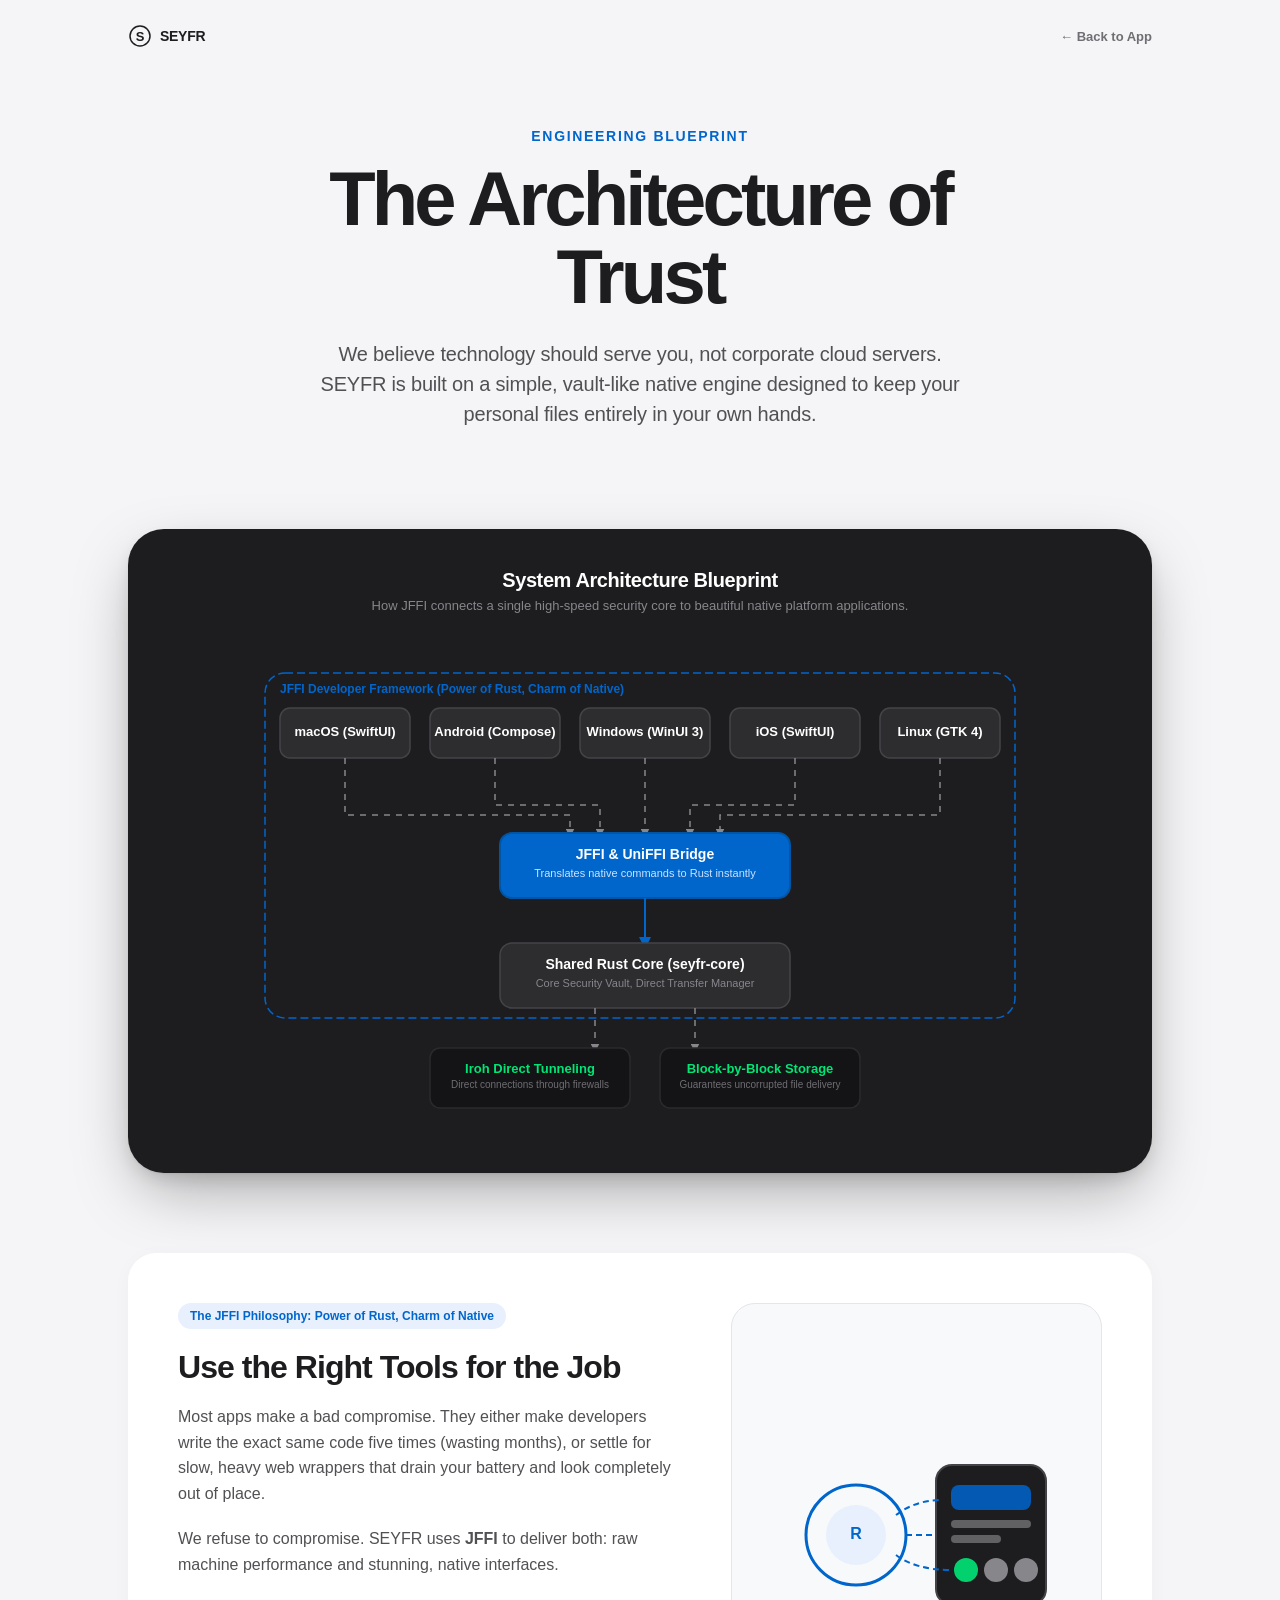
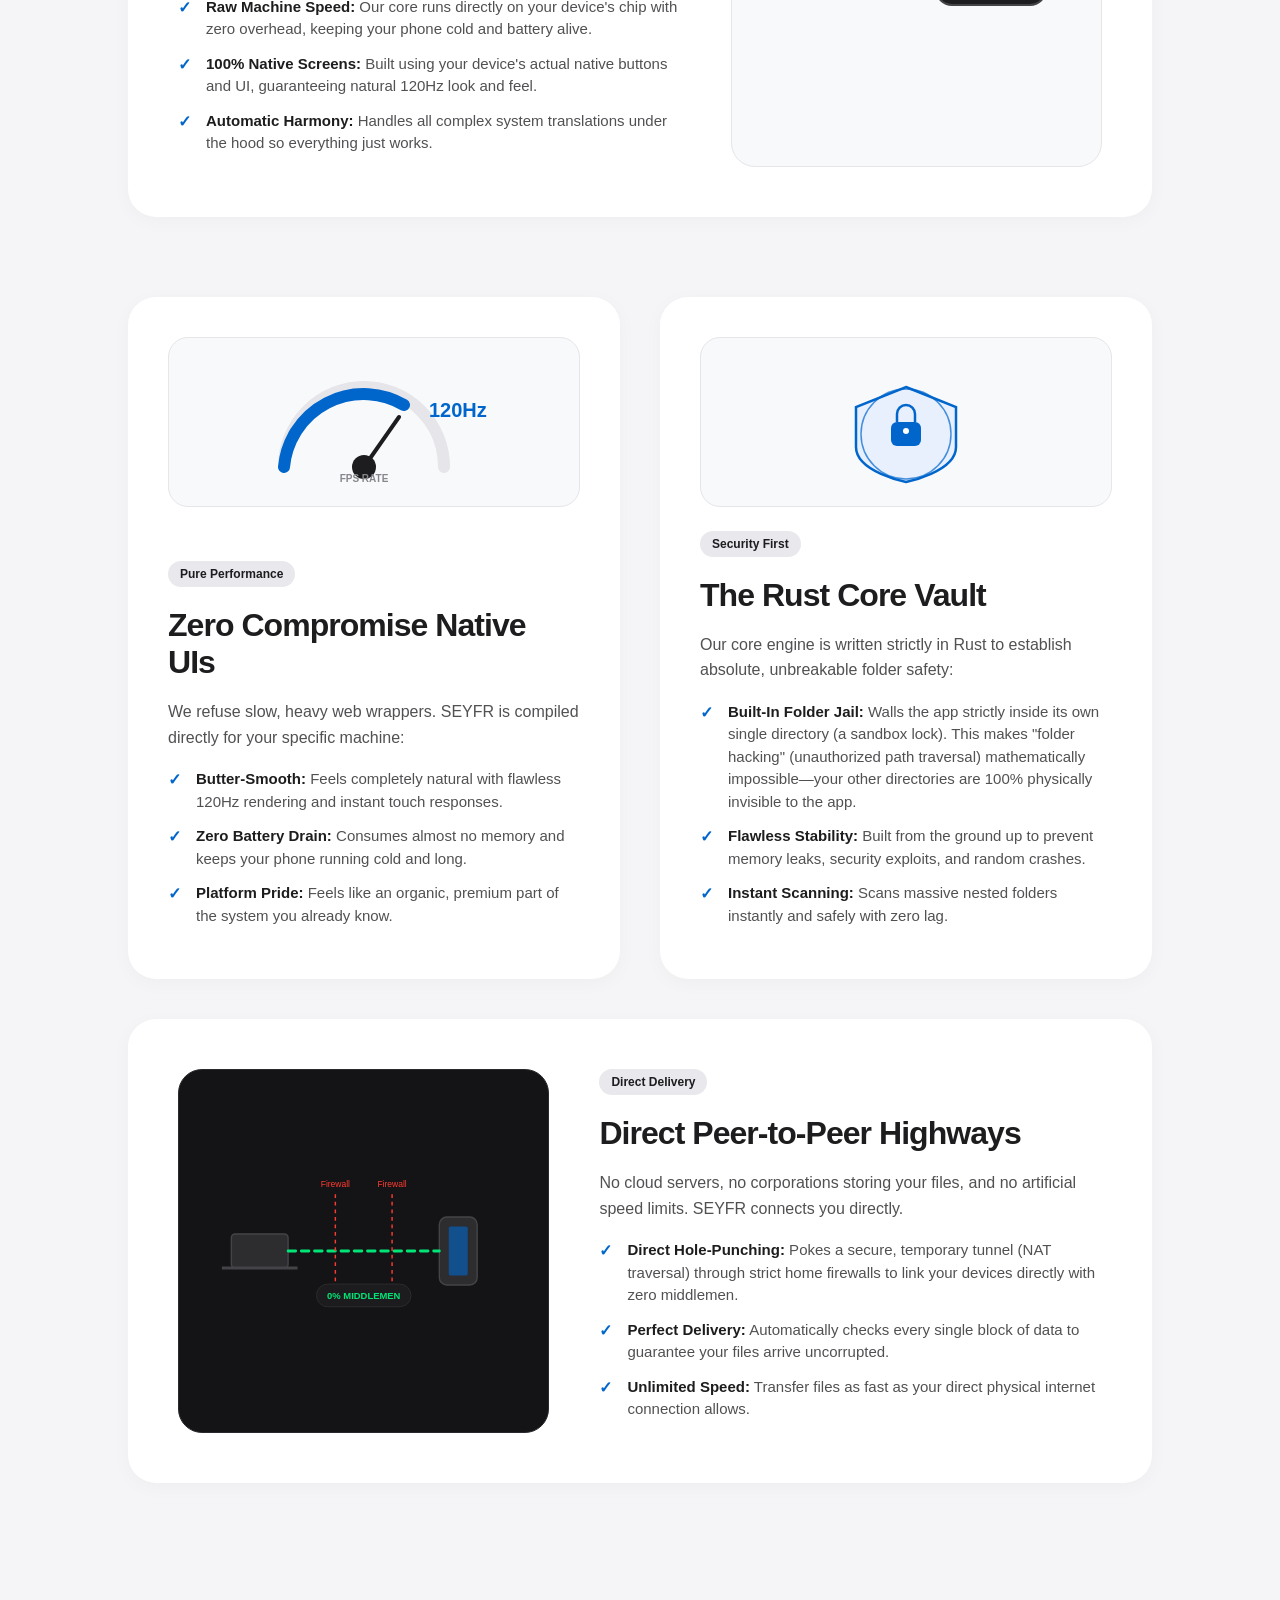
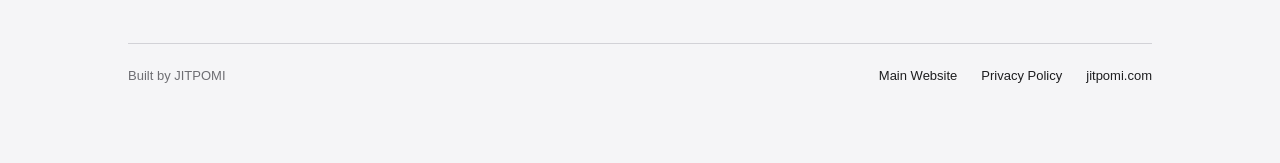
<file: website/design.html>
<!DOCTYPE html>
<html lang="en">

<head>
  <meta charset="UTF-8">
  <meta name="viewport" content="width=device-width, initial-scale=1.0">
  <title>Architecture — SEYFR</title>
  
  <meta name="description" content="Explore the human-centric engineering, robust security, and seamless cross-platform native architecture behind SEYFR and JFFI." />

  <!-- Open Graph -->
  <meta property="og:title" content="Architecture — SEYFR" />
  <meta property="og:description" content="Explore the human-centric engineering, robust security, and seamless cross-platform native architecture behind SEYFR and JFFI." />
  <meta property="og:image" content="assets/seyfr-ogs/og-image.png" />
  <meta property="og:type" content="website" />
  
  <!-- Styling -->
  <style>
    * {
      box-sizing: border-box;
    }

    body {
      margin: 0;
      font-family: -apple-system, BlinkMacSystemFont, "SF Pro Display", "Segoe UI", sans-serif;
      background: #f5f5f7;
      color: #1d1d1f;
      -webkit-font-smoothing: antialiased;
    }

    .wrap {
      max-width: 1080px;
      margin: 0 auto;
      padding: 24px 28px 80px;
    }

    nav {
      display: flex;
      justify-content: space-between;
      align-items: center;
      color: #6e6e73;
      font-size: 14px;
    }

    .brand {
      font-weight: 600;
      color: #1d1d1f;
      letter-spacing: -0.02em;
      text-decoration: none;
    }

    .back-link {
      font-size: 13px;
      color: #6e6e73;
      text-decoration: none;
      font-weight: 600;
      transition: color 0.2s;
    }

    .back-link:hover {
      color: #1d1d1f;
    }

    .hero {
      padding: 80px 0 60px;
      text-align: center;
    }

    .eyebrow {
      font-size: 14px;
      text-transform: uppercase;
      letter-spacing: 0.12em;
      font-weight: 700;
      color: #0066cc;
      margin-bottom: 16px;
    }

    h1 {
      margin: 0 auto;
      max-width: 800px;
      font-size: clamp(42px, 6vw, 76px);
      line-height: 1.02;
      letter-spacing: -0.05em;
      font-weight: 700;
      color: #1d1d1f;
    }

    .sub {
      margin: 24px auto 0;
      max-width: 640px;
      font-size: 20px;
      line-height: 1.5;
      color: #515154;
      letter-spacing: -0.01em;
    }

    /* Architectural Blueprint Card */
    .blueprint-card {
      background: #1d1d1f;
      border-radius: 36px;
      padding: 40px;
      box-shadow: 
        0 1px 2px rgba(0, 0, 0, 0.05),
        0 8px 16px -2px rgba(0, 0, 0, 0.1),
        0 24px 64px -12px rgba(0, 0, 0, 0.35);
      margin: 40px 0 80px;
      color: #f5f5f7;
    }

    .blueprint-header {
      text-align: center;
      margin-bottom: 40px;
    }

    .blueprint-title {
      font-size: 20px;
      font-weight: 600;
      letter-spacing: -0.02em;
      color: #fff;
    }

    .blueprint-subtitle {
      font-size: 13px;
      color: #86868b;
      margin-top: 6px;
    }

    .diagram-container {
      width: 100%;
      overflow-x: auto;
      display: flex;
      justify-content: center;
      padding: 10px 0;
    }

    .diagram-container svg {
      max-width: 100%;
      height: auto;
      display: block;
    }

    /* Content Layout */
    .grid {
      display: grid;
      grid-template-columns: 1fr 1fr;
      gap: 40px;
      margin-bottom: 80px;
    }

    .card {
      background: #fff;
      border-radius: 28px;
      padding: 40px;
      box-shadow: 0 4px 20px rgba(0,0,0,0.03);
      display: flex;
      flex-direction: column;
      justify-content: space-between;
    }

    .full-width-card {
      grid-column: span 2;
      background: #fff;
      border-radius: 28px;
      padding: 50px;
      box-shadow: 0 4px 20px rgba(0,0,0,0.03);
      margin-bottom: 40px;
    }

    h2 {
      font-size: 32px;
      font-weight: 700;
      letter-spacing: -0.03em;
      margin: 0 0 18px;
      color: #1d1d1f;
    }

    p {
      font-size: 16px;
      line-height: 1.6;
      color: #515154;
      margin: 0 0 20px;
    }

    p:last-of-type {
      margin-bottom: 0;
    }

    .feature-badge {
      display: inline-flex;
      align-items: center;
      padding: 6px 12px;
      background: #e8e8ed;
      border-radius: 999px;
      color: #1d1d1f;
      font-size: 12px;
      font-weight: 600;
      margin-bottom: 20px;
      width: fit-content;
    }

    .jffi-badge {
      background: #e8f0fe;
      color: #0066cc;
    }

    /* SVG Animations & Interactions */
    .jffi-envelope {
      stroke-dasharray: 8, 4;
      animation: crawlBorder 20s linear infinite;
    }
    
    @keyframes crawlBorder {
      to { stroke-dashoffset: -120; }
    }
    
    .blueprint-flow-line {
      stroke-dasharray: 6, 6;
      animation: flowBlueParticles 1.5s linear infinite;
    }
    
    @keyframes flowBlueParticles {
      to { stroke-dashoffset: -24; }
    }

    .rust-gear {
      transform-origin: 100px 120px;
      animation: spinGear 15s linear infinite;
    }
    
    @keyframes spinGear {
      from { transform: rotate(0deg); }
      to { transform: rotate(360deg); }
    }
    
    .ffi-pulse {
      stroke-dasharray: 6, 4;
      animation: flowFFI 0.8s linear infinite;
    }
    
    @keyframes flowFFI {
      to { stroke-dashoffset: -20; }
    }
    
    .pulse-dot {
      animation: blinkDot 2s ease-in-out infinite alternate;
    }
    
    @keyframes blinkDot {
      0% { opacity: 0.3; }
      100% { opacity: 1; }
    }
    
    .speed-needle {
      transform-origin: 110px 110px;
      animation: swingNeedle 3.5s cubic-bezier(0.25, 1, 0.5, 1) infinite alternate;
    }
    
    @keyframes swingNeedle {
      0% { transform: rotate(-35deg); }
      30% { transform: rotate(15deg); }
      50% { transform: rotate(8deg); }
      70% { transform: rotate(18deg); }
      100% { transform: rotate(20deg); }
    }
    
    .neon-text {
      animation: neonGlow 1.5s ease-in-out infinite alternate;
    }
    
    @keyframes neonGlow {
      from { opacity: 0.85; filter: drop-shadow(0 0 1px #0066cc); }
      to { opacity: 1; filter: drop-shadow(0 0 5px #0066cc); }
    }
    
    .jail-boundary {
      transform-origin: 110px 77px;
      animation: spinJail 25s linear infinite;
    }
    
    @keyframes spinJail {
      from { transform: rotate(0deg); }
      to { transform: rotate(360deg); }
    }
    
    .shield-vault {
      transform-origin: 110px 77px;
      animation: protectPulse 3s ease-in-out infinite alternate;
    }
    
    @keyframes protectPulse {
      0% { transform: scale(0.97); }
      100% { transform: scale(1.03); }
    }
    
    .p2p-laser {
      stroke-dasharray: 8, 6;
      animation: sendPackets 1s linear infinite;
    }
    
    @keyframes sendPackets {
      to { stroke-dashoffset: -28; }
    }
    
    .firewall-line {
      animation: firewallPulse 1.8s ease-in-out infinite alternate;
    }
    
    @keyframes firewallPulse {
      0% { opacity: 0.25; }
      100% { opacity: 0.75; }
    }
    
    .pulsing-box {
      transition: all 0.3s ease;
    }
    
    .pulsing-box:hover {
      filter: drop-shadow(0 0 8px rgba(0, 102, 204, 0.4)) !important;
      transform: translateY(-2px);
    }


    .split-layout {
      display: grid;
      grid-template-columns: 1.15fr 0.85fr;
      gap: 50px;
      align-items: center;
    }
    
    .split-layout-reverse {
      display: grid;
      grid-template-columns: 0.85fr 1.15fr;
      gap: 50px;
      align-items: center;
    }
    
    .visual-panel {
      display: flex;
      justify-content: center;
      align-items: center;
      background: #f8f9fa;
      border-radius: 24px;
      padding: 24px;
      border: 1px solid #e5e5ea;
      height: 100%;
      min-height: 250px;
    }
    
    .dark-visual-panel {
      background: #141416;
      border: 1px solid #2a2a2e;
    }

    .card-visual-header {
      margin-bottom: 24px;
      background: #f8f9fa;
      border-radius: 20px;
      padding: 16px;
      display: flex;
      justify-content: center;
      align-items: center;
      border: 1px solid #e5e5ea;
      height: 170px;
    }
    
    .highlights-list {
      list-style: none;
      padding: 0;
      margin: 18px 0 0;
    }
    
    .highlights-list li {
      position: relative;
      padding-left: 28px;
      margin-bottom: 12px;
      font-size: 15px;
      line-height: 1.5;
      color: #515154;
    }
    
    .highlights-list li::before {
      content: "✓";
      position: absolute;
      left: 0;
      color: #0066cc;
      font-weight: 700;
      font-size: 16px;
    }

    .highlights-list li strong {
      color: #1d1d1f;
    }

    /* Footer */
    footer {
      margin-top: 120px;
      padding-top: 24px;
      border-top: 1px solid #d2d2d7;
      display: flex;
      justify-content: space-between;
      color: #6e6e73;
      font-size: 13px;
    }

    footer a {
      color: #1d1d1f;
      text-decoration: none;
      font-weight: 500;
    }

    .visual-panel svg, .card-visual-header svg {
      max-width: 100%;
      height: auto;
    }

    @media (max-width: 768px) {
      .split-layout, .split-layout-reverse {
        grid-template-columns: 1fr;
        gap: 30px;
      }
      .grid {
        grid-template-columns: 1fr;
      }
      .full-width-card {
        grid-column: span 1;
        padding: 30px;
      }
      .card {
        padding: 30px;
      }
      h1 {
        font-size: 40px;
      }
      .hero {
        padding: 40px 0 20px;
      }
      footer {
        flex-direction: column;
        gap: 16px;
        align-items: center;
        text-align: center;
      }
    }

    @media (max-width: 560px) {
      body {
        overflow-x: hidden;
      }
      .wrap {
        padding: 20px 18px 64px;
      }
      nav {
        flex-direction: column;
        gap: 12px;
        align-items: center;
        text-align: center;
      }
      .blueprint-card {
        padding: 24px;
        border-radius: 24px;
      }
    }
  </style>
</head>

<body>
  <div class="wrap">

    <!-- Navigation -->
    <nav>
      <a class="brand" href="index.html" style="display: flex; align-items: center; gap: 8px;">
        <svg aria-hidden="true" width="24" height="24" viewBox="0 0 24 24" fill="none" xmlns="http://www.w3.org/2000/svg">
          <circle cx="12" cy="12" r="10" stroke="#1d1d1f" stroke-width="1.5" />
          <text x="12" y="16.5" font-family="-apple-system, BlinkMacSystemFont, sans-serif" font-size="13" font-weight="600" fill="#1d1d1f" text-anchor="middle">S</text>
        </svg>
        SEYFR
      </a>
      <a class="back-link" href="index.html">← Back to App</a>
    </nav>

    <!-- Hero Header -->
    <main>
      <section class="hero">
        <div class="eyebrow">Engineering Blueprint</div>
        <h1>The Architecture of Trust</h1>
        <p class="sub">
          We believe technology should serve you, not corporate cloud servers. SEYFR is built on a simple, vault-like native engine designed to keep your personal files entirely in your own hands.
        </p>
      </section>

      <!-- Interactive SVG Diagram Blueprint Card -->
      <section class="blueprint-card">
        <div class="blueprint-header">
          <div class="blueprint-title">System Architecture Blueprint</div>
          <div class="blueprint-subtitle">How JFFI connects a single high-speed security core to beautiful native platform applications.</div>
        </div>

        <div class="diagram-container">
          <svg width="780" height="460" viewBox="0 0 780 460" fill="none" xmlns="http://www.w3.org/2000/svg">
             <!-- JFFI Orchestration Envelope (Surrounding all compilation/project steps) -->
             <rect class="jffi-envelope" x="15" y="10" width="750" height="345" rx="20" fill="none" stroke="#0066cc" stroke-width="1.5"/>
             <text x="30" y="30" font-family="-apple-system, sans-serif" font-size="12" fill="#0066cc" font-weight="700">JFFI Developer Framework (Power of Rust, Charm of Native)</text>
 
             <!-- UI Layer (Top, native wrappers) -->
             <rect x="30" y="45" width="130" height="50" rx="10" fill="#2d2d30" stroke="#444448" stroke-width="1.5"/>
             <text x="95" y="70" font-family="-apple-system, sans-serif" font-size="13" fill="#ffffff" text-anchor="middle" font-weight="600" dominant-baseline="middle">macOS (SwiftUI)</text>
 
             <rect x="180" y="45" width="130" height="50" rx="10" fill="#2d2d30" stroke="#444448" stroke-width="1.5"/>
             <text x="245" y="70" font-family="-apple-system, sans-serif" font-size="13" fill="#ffffff" text-anchor="middle" font-weight="600" dominant-baseline="middle">Android (Compose)</text>
 
             <rect x="330" y="45" width="130" height="50" rx="10" fill="#2d2d30" stroke="#444448" stroke-width="1.5"/>
             <text x="395" y="70" font-family="-apple-system, sans-serif" font-size="13" fill="#ffffff" text-anchor="middle" font-weight="600" dominant-baseline="middle">Windows (WinUI 3)</text>
 
             <rect x="480" y="45" width="130" height="50" rx="10" fill="#2d2d30" stroke="#444448" stroke-width="1.5"/>
             <text x="545" y="70" font-family="-apple-system, sans-serif" font-size="13" fill="#ffffff" text-anchor="middle" font-weight="600" dominant-baseline="middle">iOS (SwiftUI)</text>
 
             <rect x="630" y="45" width="120" height="50" rx="10" fill="#2d2d30" stroke="#444448" stroke-width="1.5"/>
             <text x="690" y="70" font-family="-apple-system, sans-serif" font-size="13" fill="#ffffff" text-anchor="middle" font-weight="600" dominant-baseline="middle">Linux (GTK 4)</text>
 
             <!-- Down Arrows from UI to FFI -->
             <path class="blueprint-flow-line" d="M 95 95 L 95 152 L 320 152 L 320 170" stroke="#86868b" stroke-width="1.5" marker-end="url(#arrow)"/>
             <path class="blueprint-flow-line" d="M 245 95 L 245 142 L 350 142 L 350 170" stroke="#86868b" stroke-width="1.5" marker-end="url(#arrow)"/>
             <path class="blueprint-flow-line" d="M 395 95 L 395 170" stroke="#86868b" stroke-width="1.5" marker-end="url(#arrow)"/>
             <path class="blueprint-flow-line" d="M 545 95 L 545 142 L 440 142 L 440 170" stroke="#86868b" stroke-width="1.5" marker-end="url(#arrow)"/>
             <path class="blueprint-flow-line" d="M 690 95 L 690 152 L 470 152 L 470 170" stroke="#86868b" stroke-width="1.5" marker-end="url(#arrow)"/>
 
             <!-- FFI Layer (Inside JFFI Envelope) -->
             <rect class="pulsing-box" x="250" y="170" width="290" height="65" rx="12" fill="#0066cc" stroke="#0055a5" stroke-width="2"/>
             <text x="395" y="196" font-family="-apple-system, sans-serif" font-size="14" fill="#ffffff" text-anchor="middle" font-weight="700">JFFI &amp; UniFFI Bridge</text>
             <text x="395" y="214" font-family="-apple-system, sans-serif" font-size="11" fill="#cbe3ff" text-anchor="middle">Translates native commands to Rust instantly</text>
 
             <!-- Down Arrow from FFI to Core -->
             <path d="M 395 235 L 395 280" stroke="#0066cc" stroke-width="2" marker-end="url(#blue-arrow)"/>
 
             <!-- Core Layer (Inside JFFI Envelope) -->
             <rect class="pulsing-box" x="250" y="280" width="290" height="65" rx="12" fill="#2d2d30" stroke="#444448" stroke-width="1.5"/>
             <text x="395" y="306" font-family="-apple-system, sans-serif" font-size="14" fill="#ffffff" text-anchor="middle" font-weight="700">Shared Rust Core (seyfr-core)</text>
             <text x="395" y="324" font-family="-apple-system, sans-serif" font-size="11" fill="#86868b" text-anchor="middle">Core Security Vault, Direct Transfer Manager</text>
 
             <!-- Down Arrows from Core to Network/Storage -->
             <path class="blueprint-flow-line" d="M 345 345 L 345 385" stroke="#86868b" stroke-width="1.5" marker-end="url(#arrow)"/>
             <path class="blueprint-flow-line" d="M 445 345 L 445 385" stroke="#86868b" stroke-width="1.5" marker-end="url(#arrow)"/>
 
             <!-- Network & Storage Layer (Bottom, outside JFFI) -->
             <rect x="180" y="385" width="200" height="60" rx="10" fill="#141416" stroke="#2a2a2e" stroke-width="1.5"/>
             <text x="280" y="410" font-family="-apple-system, sans-serif" font-size="13" fill="#00e676" text-anchor="middle" font-weight="600">Iroh Direct Tunneling</text>
             <text x="280" y="425" font-family="-apple-system, sans-serif" font-size="10" fill="#6e6e73" text-anchor="middle">Direct connections through firewalls</text>
 
             <rect x="410" y="385" width="200" height="60" rx="10" fill="#141416" stroke="#2a2a2e" stroke-width="1.5"/>
             <text x="510" y="410" font-family="-apple-system, sans-serif" font-size="13" fill="#00e676" text-anchor="middle" font-weight="600">Block-by-Block Storage</text>
             <text x="510" y="425" font-family="-apple-system, sans-serif" font-size="10" fill="#6e6e73" text-anchor="middle">Guarantees uncorrupted file delivery</text>
 
             <!-- Markers -->
             <defs>
               <marker id="arrow" viewBox="0 0 10 10" refX="5" refY="5" markerWidth="6" markerHeight="6" orient="auto-start-reverse">
                 <path d="M 0 0 L 10 5 L 0 10 z" fill="#86868b" />
               </marker>
               <marker id="blue-arrow" viewBox="0 0 10 10" refX="5" refY="5" markerWidth="6" markerHeight="6" orient="auto-start-reverse">
                 <path d="M 0 0 L 10 5 L 0 10 z" fill="#0066cc" />
               </marker>
             </defs>
          </svg>
        </div>
      </section>

      <!-- Deep Dive Content Cards -->
      <section class="grid">
        
        <div class="full-width-card">
          <div class="split-layout">
            <div>
              <div class="feature-badge jffi-badge">The JFFI Philosophy: Power of Rust, Charm of Native</div>
              <h2>Use the Right Tools for the Job</h2>
              <p>
                Most apps make a bad compromise. They either make developers write the exact same code five times (wasting months), or settle for slow, heavy web wrappers that drain your battery and look completely out of place.
              </p>
              <p>
                We refuse to compromise. SEYFR uses <strong>JFFI</strong> to deliver both: raw machine performance and stunning, native interfaces.
              </p>
              <ul class="highlights-list">
                <li><strong>Raw Machine Speed:</strong> Our core runs directly on your device's chip with zero overhead, keeping your phone cold and battery alive.</li>
                <li><strong>100% Native Screens:</strong> Built using your device's actual native buttons and UI, guaranteeing natural 120Hz look and feel.</li>
                <li><strong>Automatic Harmony:</strong> Handles all complex system translations under the hood so everything just works.</li>
              </ul>
            </div>
            
            <div class="visual-panel">
              <!-- Inline SVG Gear & Device Widget Mashup -->
              <svg width="320" height="240" viewBox="0 0 320 240" fill="none" xmlns="http://www.w3.org/2000/svg">
                <!-- Rust Gear (Left) -->
                <circle class="rust-gear" cx="100" cy="120" r="50" fill="none" stroke="#0066cc" stroke-width="3"/>
                <circle cx="100" cy="120" r="30" fill="#e8f0fe"/>
                <text x="100" y="120" font-family="-apple-system, sans-serif" font-size="16" fill="#0066cc" font-weight="800" text-anchor="middle" dominant-baseline="middle">R</text>
                <!-- Native UI Widget Layout (Right) -->
                <rect x="180" y="50" width="110" height="140" rx="16" fill="#1d1d1f" stroke="#444448" stroke-width="2"/>
                <!-- Widget UI elements inside native preview -->
                <rect x="195" y="70" width="80" height="25" rx="8" fill="#0066cc" opacity="0.85"/>
                <rect x="195" y="105" width="80" height="8" rx="4" fill="#ffffff" opacity="0.3"/>
                <rect x="195" y="120" width="50" height="8" rx="4" fill="#ffffff" opacity="0.3"/>
                <circle cx="210" cy="155" r="12" fill="#00e676" opacity="0.9" class="pulse-dot"/>
                <circle cx="240" cy="155" r="12" fill="#86868b"/>
                <circle cx="270" cy="155" r="12" fill="#86868b"/>
                <!-- Connecting Laser Lines (FFI bridges) -->
                <path class="ffi-pulse" d="M 140 100 Q 160 85 185 85" stroke="#0066cc" stroke-width="2"/>
                <path class="ffi-pulse" d="M 150 120 L 180 120" stroke="#0066cc" stroke-width="2"/>
                <path class="ffi-pulse" d="M 140 140 Q 160 155 195 155" stroke="#0066cc" stroke-width="2"/>
              </svg>
            </div>
          </div>
        </div>

        <div class="card">
          <div class="card-visual-header">
            <!-- Sleek Frame Rate Speeder Graphic -->
            <svg width="240" height="130" viewBox="0 0 240 130" fill="none" xmlns="http://www.w3.org/2000/svg">
              <path d="M 30 110 A 80 80 0 0 1 190 110" stroke="#e5e5ea" stroke-width="12" stroke-linecap="round" fill="none"/>
              <path d="M 30 110 A 80 80 0 0 1 150 48" stroke="#0066cc" stroke-width="12" stroke-linecap="round" fill="none"/>
              <circle cx="110" cy="110" r="12" fill="#1d1d1f"/>
              <line class="speed-needle" x1="110" y1="110" x2="145" y2="60" stroke="#1d1d1f" stroke-width="4" stroke-linecap="round"/>
              <text x="110" y="125" font-family="-apple-system, sans-serif" font-size="10" fill="#86868b" text-anchor="middle" font-weight="600">FPS RATE</text>
              <text class="neon-text" x="175" y="60" font-family="-apple-system, sans-serif" font-size="20" fill="#0066cc" font-weight="800">120Hz</text>
            </svg>
          </div>
          <div>
            <div class="feature-badge">Pure Performance</div>
            <h2>Zero Compromise Native UIs</h2>
            <p>We refuse slow, heavy web wrappers. SEYFR is compiled directly for your specific machine:</p>
            <ul class="highlights-list">
              <li><strong>Butter-Smooth:</strong> Feels completely natural with flawless 120Hz rendering and instant touch responses.</li>
              <li><strong>Zero Battery Drain:</strong> Consumes almost no memory and keeps your phone running cold and long.</li>
              <li><strong>Platform Pride:</strong> Feels like an organic, premium part of the system you already know.</li>
            </ul>
          </div>
        </div>

        <div class="card">
          <div class="card-visual-header">
            <!-- Path Jail / Shield Vault Graphic -->
            <svg width="220" height="130" viewBox="0 0 220 130" fill="none" xmlns="http://www.w3.org/2000/svg">
              <!-- Shield Outline -->
              <path class="shield-vault" d="M 110 30 L 160 50 L 160 90 C 160 115, 110 125, 110 125 C 110 125, 60 115, 60 90 L 60 50 z" fill="#e8f0fe" stroke="#0066cc" stroke-width="2.5"/>
              <!-- Safe Padlock Inner Ring -->
              <rect x="95" y="65" width="30" height="24" rx="6" fill="#0066cc"/>
              <path d="M 101 65 L 101 57 A 9 9 0 0 1 119 57 L 119 65" stroke="#0066cc" stroke-width="2.5" fill="none"/>
              <circle cx="110" cy="74" r="3" fill="#ffffff"/>
              <!-- Surrounding Jail bounds -->
              <circle class="jail-boundary" cx="110" cy="77" r="45" stroke="#0066cc" stroke-width="1.5" opacity="0.7"/>
            </svg>
          </div>
          <div>
            <div class="feature-badge">Security First</div>
            <h2>The Rust Core Vault</h2>
            <p>Our core engine is written strictly in Rust to establish absolute, unbreakable folder safety:</p>
            <ul class="highlights-list">
              <li><strong>Built-In Folder Jail:</strong> Walls the app strictly inside its own single directory (a sandbox lock). This makes "folder hacking" (unauthorized path traversal) mathematically impossible—your other directories are 100% physically invisible to the app.</li>
              <li><strong>Flawless Stability:</strong> Built from the ground up to prevent memory leaks, security exploits, and random crashes.</li>
              <li><strong>Instant Scanning:</strong> Scans massive nested folders instantly and safely with zero lag.</li>
            </ul>
          </div>
        </div>

        <div class="full-width-card">
          <div class="split-layout-reverse">
            <div class="visual-panel dark-visual-panel">
              <!-- Peer-to-Peer Tunnel Graphic -->
              <svg width="340" height="220" viewBox="0 0 340 220" fill="none" xmlns="http://www.w3.org/2000/svg">
                <!-- Device Left (Laptop, centered exactly at y=110) -->
                <rect x="30" y="92" width="60" height="36" rx="4" fill="#2d2d30" stroke="#444448" stroke-width="1.5"/>
                <line x1="20" y1="128" x2="100" y2="128" stroke="#444448" stroke-width="3"/>
                <!-- Device Right (Phone, centered exactly at y=110) -->
                <rect x="250" y="74" width="40" height="72" rx="8" fill="#2d2d30" stroke="#444448" stroke-width="1.5"/>
                <rect x="260" y="84" width="20" height="52" rx="2" fill="#0066cc" opacity="0.6"/>
                <!-- Direct Connection Laser line, mathematically straight at y=110 -->
                <path class="p2p-laser" d="M 90 110 L 250 110" stroke="#00e676" stroke-width="3" stroke-linecap="round"/>
                <!-- Shielded Intermediary Firewalls (pierced!) -->
                <line class="firewall-line" x1="140" y1="50" x2="140" y2="170" stroke="#ff3b30" stroke-dasharray="4 4" stroke-width="1.5"/>
                <text class="firewall-line" x="140" y="42" font-family="-apple-system, sans-serif" font-size="9" fill="#ff3b30" text-anchor="middle">Firewall</text>
                <line class="firewall-line" x1="200" y1="50" x2="200" y2="170" stroke="#ff3b30" stroke-dasharray="4 4" stroke-width="1.5"/>
                <text class="firewall-line" x="200" y="42" font-family="-apple-system, sans-serif" font-size="9" fill="#ff3b30" text-anchor="middle">Firewall</text>
                <!-- Direct Channel Badge -->
                <rect x="120" y="145" width="100" height="24" rx="12" fill="#1c1c1e" stroke="#2c2c2e" stroke-width="1"/>
                <text x="170" y="161" font-family="-apple-system, sans-serif" font-size="10" fill="#00e676" text-anchor="middle" font-weight="700">0% MIDDLEMEN</text>
              </svg>
            </div>
            
            <div>
              <div class="feature-badge">Direct Delivery</div>
              <h2>Direct Peer-to-Peer Highways</h2>
              <p>
                No cloud servers, no corporations storing your files, and no artificial speed limits. SEYFR connects you directly.
              </p>
              <ul class="highlights-list">
                <li><strong>Direct Hole-Punching:</strong> Pokes a secure, temporary tunnel (NAT traversal) through strict home firewalls to link your devices directly with zero middlemen.</li>
                <li><strong>Perfect Delivery:</strong> Automatically checks every single block of data to guarantee your files arrive uncorrupted.</li>
                <li><strong>Unlimited Speed:</strong> Transfer files as fast as your direct physical internet connection allows.</li>
              </ul>
            </div>
          </div>
        </div>

      </section>
    </main>

    <!-- Footer -->
    <footer>
      <div>
        Built by JITPOMI
      </div>
      <div style="display: flex; gap: 24px; align-items: center;">
        <a href="index.html">Main Website</a>
        <a href="/privacy">Privacy Policy</a>
        <a href="https://jitpomi.com">jitpomi.com</a>
      </div>
    </footer>

  </div>
</body>

</html>
</file>
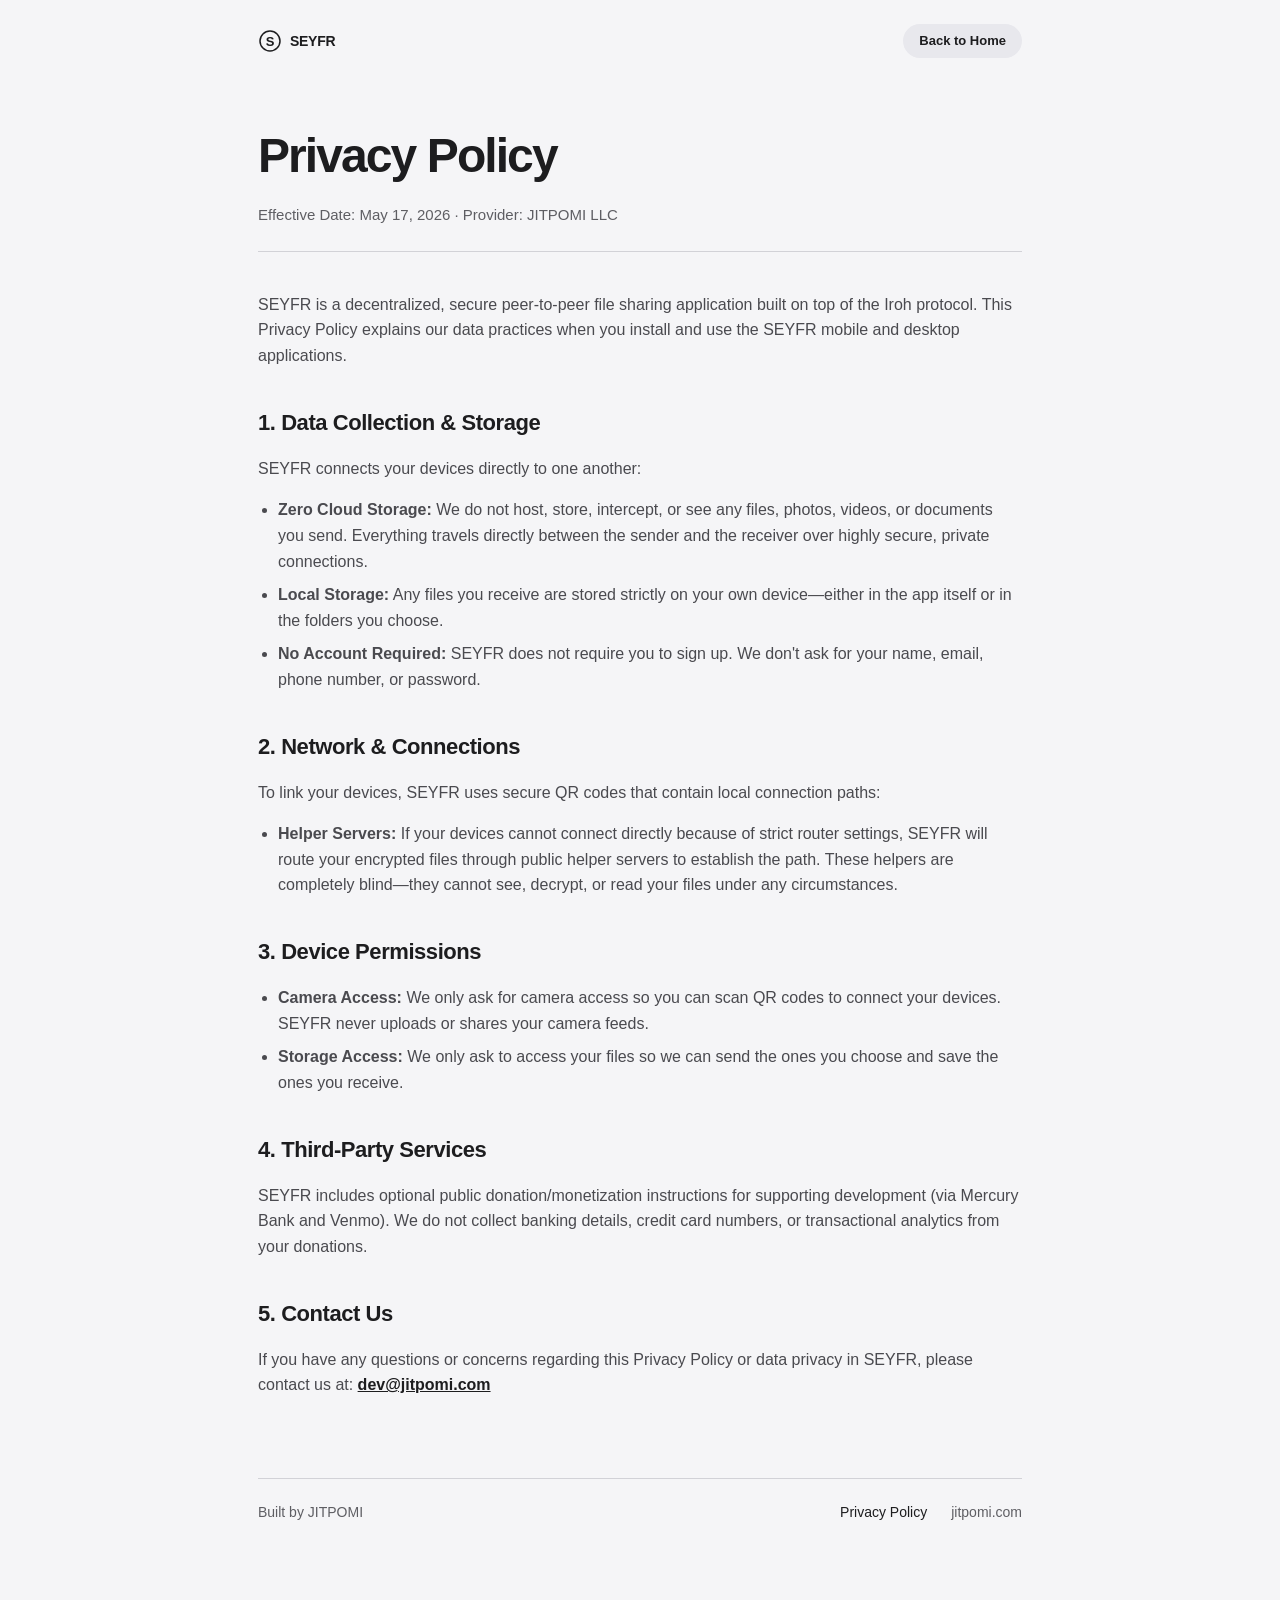
<file: website/privacy.html>
<!DOCTYPE html>
<html lang="en">
<head>
  <meta charset="UTF-8" />
  <meta name="viewport" content="width=device-width, initial-scale=1.0" />
  <title>Privacy Policy — Seyfr</title>
  <meta name="description" content="Privacy Policy for Seyfr decentralized file sharing." />
  <link rel="canonical" href="https://seyfr.jitpomi.com/privacy" />
  <meta name="theme-color" content="#f5f5f7" />
  <link rel="apple-touch-icon" href="assets/apple-touch-icon.png" />
  <link rel="icon" href="data:image/svg+xml,<svg xmlns='http://www.w3.org/2000/svg' viewBox='0 0 24 24'><circle cx='12' cy='12' r='11' fill='white' stroke='%231d1d1f' stroke-width='2'/><text x='12' y='16.5' font-family='-apple-system, sans-serif' font-size='14' font-weight='600' fill='%231d1d1f' text-anchor='middle'>S</text></svg>" />
  <style>
    * { box-sizing: border-box; }
    body {
      margin: 0;
      font-family: -apple-system, BlinkMacSystemFont, "SF Pro Display", "Segoe UI", sans-serif;
      background: #f5f5f7;
      color: #1d1d1f;
      line-height: 1.6;
      -webkit-font-smoothing: antialiased;
    }
    a { color: inherit; text-decoration: none; }
    .wrap {
      max-width: 820px;
      margin: 0 auto;
      padding: 24px 28px 80px;
    }
    nav {
      display: flex;
      justify-content: space-between;
      align-items: center;
      color: #5e5e63;
      font-size: 14px;
      margin-bottom: 60px;
    }
    .brand {
      font-weight: 600;
      color: #1d1d1f;
      letter-spacing: -0.02em;
    }
    .button {
      display: inline-flex;
      align-items: center;
      justify-content: center;
      height: 34px;
      padding: 0 16px;
      border-radius: 999px;
      background: #e8e8ed;
      color: #1d1d1f;
      font-size: 13px;
      font-weight: 600;
    }
    h1 {
      font-size: clamp(36px, 5vw, 48px);
      letter-spacing: -0.04em;
      margin: 0 0 8px;
    }
    .meta {
      color: #5e5e63;
      font-size: 15px;
      margin-bottom: 40px;
      padding-bottom: 24px;
      border-bottom: 1px solid #d2d2d7;
    }
    h2 {
      font-size: 22px;
      letter-spacing: -0.02em;
      margin: 36px 0 16px;
    }
    p, li {
      color: #4a4a4f;
      font-size: 16px;
    }
    ul {
      padding-left: 20px;
    }
    li {
      margin-bottom: 8px;
    }
    footer {
      margin-top: 80px;
      padding-top: 22px;
      border-top: 1px solid #d2d2d7;
      display: flex;
      justify-content: space-between;
      color: #5e5e63;
      font-size: 14px;
    }
  </style>
</head>
<body>
  <div class="wrap">
    <nav>
      <a class="brand" href="/" style="display: flex; align-items: center; gap: 8px;">
        <svg aria-hidden="true" width="24" height="24" viewBox="0 0 24 24" fill="none" xmlns="http://www.w3.org/2000/svg">
          <circle cx="12" cy="12" r="10" stroke="#1d1d1f" stroke-width="1.5" />
          <text x="12" y="16.5" font-family="-apple-system, sans-serif" font-size="13" font-weight="600" fill="#1d1d1f" text-anchor="middle">S</text>
        </svg>
        SEYFR
      </a>
      <a class="button" href="/">Back to Home</a>
    </nav>

    <main>
      <h1>Privacy Policy</h1>
      <div class="meta">Effective Date: May 17, 2026 · Provider: JITPOMI LLC</div>

      <p>SEYFR is a decentralized, secure peer-to-peer file sharing application built on top of the Iroh protocol. This Privacy Policy explains our data practices when you install and use the SEYFR mobile and desktop applications.</p>

      <h2>1. Data Collection & Storage</h2>
      <p>SEYFR connects your devices directly to one another:</p>
      <ul>
        <li><strong>Zero Cloud Storage:</strong> We do not host, store, intercept, or see any files, photos, videos, or documents you send. Everything travels directly between the sender and the receiver over highly secure, private connections.</li>
        <li><strong>Local Storage:</strong> Any files you receive are stored strictly on your own device—either in the app itself or in the folders you choose.</li>
        <li><strong>No Account Required:</strong> SEYFR does not require you to sign up. We don't ask for your name, email, phone number, or password.</li>
      </ul>

      <h2>2. Network & Connections</h2>
      <p>To link your devices, SEYFR uses secure QR codes that contain local connection paths:</p>
      <ul>
        <li><strong>Helper Servers:</strong> If your devices cannot connect directly because of strict router settings, SEYFR will route your encrypted files through public helper servers to establish the path. These helpers are completely blind—they cannot see, decrypt, or read your files under any circumstances.</li>
      </ul>

      <h2>3. Device Permissions</h2>
      <ul>
        <li><strong>Camera Access:</strong> We only ask for camera access so you can scan QR codes to connect your devices. SEYFR never uploads or shares your camera feeds.</li>
        <li><strong>Storage Access:</strong> We only ask to access your files so we can send the ones you choose and save the ones you receive.</li>
      </ul>

      <h2>4. Third-Party Services</h2>
      <p>SEYFR includes optional public donation/monetization instructions for supporting development (via Mercury Bank and Venmo). We do not collect banking details, credit card numbers, or transactional analytics from your donations.</p>

      <h2>5. Contact Us</h2>
      <p>If you have any questions or concerns regarding this Privacy Policy or data privacy in SEYFR, please contact us at: <a href="mailto:dev@jitpomi.com" style="color:#1d1d1f; font-weight:600; text-decoration:underline;">dev@jitpomi.com</a></p>
    </main>

    <footer>
      <div>Built by JITPOMI</div>
      <div style="display: flex; gap: 24px;">
        <a href="/privacy" style="color: #1d1d1f; font-weight: 500;">Privacy Policy</a>
        <a href="https://jitpomi.com">jitpomi.com</a>
      </div>
    </footer>
  </div>
</body>
</html>
</file>
